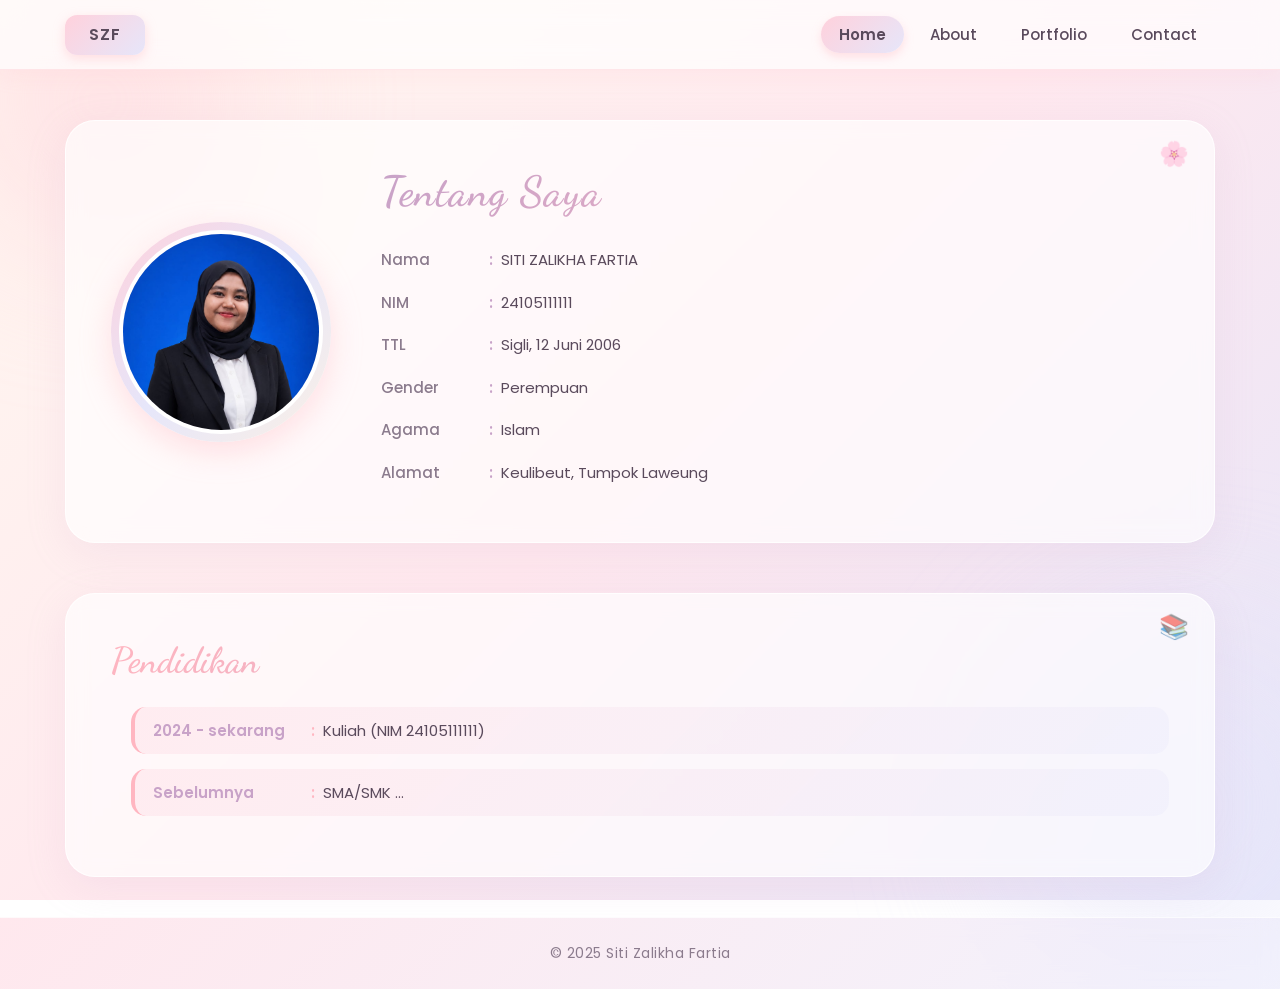
<file: index.html>
<!DOCTYPE html>
<html lang="id">
<head>
    <meta charset="UTF-8">
    <meta name="viewport" content="width=device-width, initial-scale=1.0">
    <title>Portofolio Siti Zalikha Fartia</title>
    <!-- Memanggil CSS dari folder css/ -->
    <link rel="stylesheet" href="css/index.css">
    <!-- Google Fonts: Font lembut & feminin -->
    <link href="https://fonts.googleapis.com/css2?family=Poppins:wght@300;400;500;600&family=Dancing+Script:wght@600&display=swap" rel="stylesheet">
</head>
<body>

    <!-- NAVBAR SECTION -->
    <nav class="navbar">
        <div class="container nav-container">
            <div class="logo-box">SZF</div>
            <ul class="nav-links">
                <!-- Hanya Home yang active karena ini halaman index -->
                <li><a href="index.html" class="active">Home</a></li>
                <li><a href="about.html">About</a></li>
                <li><a href="Portfolio.html">Portfolio</a></li>
                <li><a href="contact.html">Contact</a></li>
            </ul>
        </div>
    </nav>

    <main class="container">

        <!-- ABOUT SECTION -->
        <section class="about-section" id="about">
            <!-- Foto Profil - Pastikan file profil.jpeg ada di folder yang sama -->
            <div class="profile-photo">
                <img src="profil.jpeg" alt="Foto Siti Zalikha Fartia" id="profileImage">
            </div>

            <div class="about-text">
                <h1>Tentang Saya</h1>
                <div class="bio-data">
                    <div class="row">
                        <span class="label">Nama</span>
                        <span class="colon">:</span>
                        <span class="value">SITI ZALIKHA FARTIA</span>
                    </div>
                    <div class="row">
                        <span class="label">NIM</span>
                        <span class="colon">:</span>
                        <span class="value">24105111111</span>
                    </div>
                    <div class="row">
                        <span class="label">TTL</span>
                        <span class="colon">:</span>
                        <span class="value">Sigli, 12 Juni 2006</span>
                    </div>
                    <div class="row">
                        <span class="label">Gender</span>
                        <span class="colon">:</span>
                        <span class="value">Perempuan</span>
                    </div>
                    <div class="row">
                        <span class="label">Agama</span>
                        <span class="colon">:</span>
                        <span class="value">Islam</span>
                    </div>
                    <div class="row">
                        <span class="label">Alamat</span>
                        <span class="colon">:</span>
                        <span class="value">Keulibeut, Tumpok Laweung</span>
                    </div>
                </div>
            </div>
        </section>

        <!-- EDUCATION SECTION -->
        <section class="education-section" id="pendidikan">
            <h2>Pendidikan</h2>
            <ul class="edu-list">
                <li>
                    <span class="tahun">2024 - sekarang</span>
                    <span class="colon">:</span>
                    <span class="detail">Kuliah (NIM 24105111111)</span>
                </li>
                <li>
                    <span class="tahun">Sebelumnya</span>
                    <span class="colon">:</span>
                    <span class="detail">SMA/SMK ...</span>
                </li>
            </ul>
        </section>

    </main>

    <!-- FOOTER -->
    <footer class="footer" id="contact">
        <div class="container">
            <p>© 2025 Siti Zalikha Fartia</p>
        </div>
    </footer>

    <!-- Memanggil JS dari folder js/ -->
    <script src="js/index.js"></script>
</body>
</html>
</file>
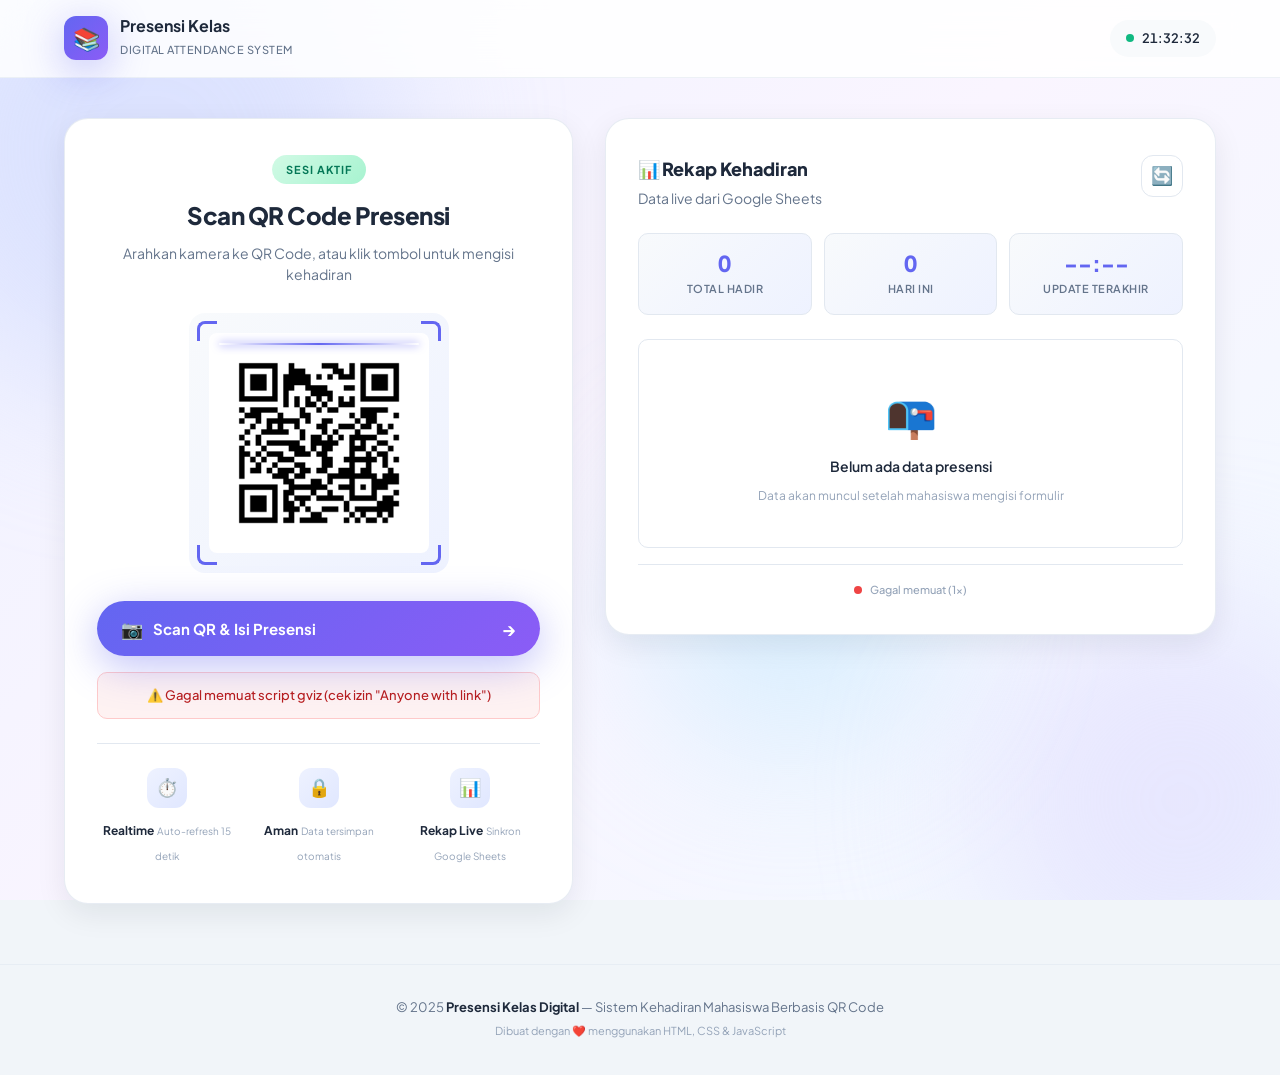
<file: Presensi mahasiswa/index.html>
<!DOCTYPE html>
<html lang="id">
<head>
<meta charset="UTF-8">
<meta name="viewport" content="width=device-width, initial-scale=1.0">
<meta name="description" content="Sistem Presensi Kelas Digital - Scan QR Code untuk mengisi kehadiran">
<meta name="theme-color" content="#6366f1">
<meta name="apple-mobile-web-app-capable" content="yes">
<meta name="apple-mobile-web-app-status-bar-style" content="default">
<title>Presensi Kelas Digital | Sistem Kehadiran Mahasiswa</title>

<link rel="preconnect" href="https://fonts.googleapis.com">
<link rel="preconnect" href="https://fonts.gstatic.com" crossorigin>
<link href="https://fonts.googleapis.com/css2?family=Plus+Jakarta+Sans:wght@400;500;600;700;800&display=swap" rel="stylesheet">

<!-- ✅ FIX: preload qr.png supaya cepat muncul -->
<link rel="preload" as="image" href="qr.png">

<link rel="stylesheet" href="style.css">
</head>
<body>

<!-- ============ BACKGROUND ORNAMENT ============ -->
<div class="bg-ornament" aria-hidden="true">
  <div class="blob blob-1"></div>
  <div class="blob blob-2"></div>
  <div class="blob blob-3"></div>
</div>

<!-- ============ NAVBAR ============ -->
<header class="navbar">
  <div class="nav-container">
    <div class="brand">
      <div class="brand-logo" aria-hidden="true">📚</div>
      <div class="brand-text">
        <h2>Presensi Kelas</h2>
        <span>Digital Attendance System</span>
      </div>
    </div>
    <div class="nav-info" aria-label="Jam digital">
      <span class="live-dot" aria-hidden="true"></span>
      <!-- ✅ FIX: ID clock harus ada, dipakai updateClock() -->
      <span id="clock">--:--:--</span>
    </div>
  </div>
</header>

<!-- ============ MAIN ============ -->
<main class="main-wrapper">

  <!-- KARTU PRESENSI -->
  <section class="card presensi-card" aria-labelledby="presensiTitle">
    <div class="card-header">
      <div class="badge">SESI AKTIF</div>
      <h1 id="presensiTitle">Scan QR Code Presensi</h1>
      <p class="subtitle">Arahkan kamera ke QR Code, atau klik tombol untuk mengisi kehadiran</p>
    </div>

    <div class="qr-wrapper">
      <div class="qr-frame">
        <div class="qr-corner top-left" aria-hidden="true"></div>
        <div class="qr-corner top-right" aria-hidden="true"></div>
        <div class="qr-corner bottom-left" aria-hidden="true"></div>
        <div class="qr-corner bottom-right" aria-hidden="true"></div>
        <!-- ✅ FIX: loading lazy + decoding async untuk performa -->
        <img id="qrImage"
             src="qr.png"
             alt="QR Code Presensi Kelas"
             loading="lazy"
             decoding="async"
             width="220"
             height="220">
      </div>
      <div class="scan-line" aria-hidden="true"></div>
    </div>

    <!-- ✅ FIX: pisah ikon & teks, hanya #btnText yang di-update JS -->
    <button class="btn-primary" id="btnScan" type="button" aria-label="Scan QR dan isi presensi">
      <span class="btn-icon" aria-hidden="true">📷</span>
      <span id="btnText">Scan QR &amp; Isi Presensi</span>
      <span class="btn-arrow" aria-hidden="true">→</span>
    </button>

    <!-- ✅ FIX: role alert + aria-live untuk screen reader -->
    <div id="status" class="status" role="alert" aria-live="polite"></div>

    <div class="info-grid">
      <div class="info-item">
        <div class="info-icon" aria-hidden="true">⏱️</div>
        <div>
          <strong>Realtime</strong>
          <small>Auto-refresh 15 detik</small>
        </div>
      </div>
      <div class="info-item">
        <div class="info-icon" aria-hidden="true">🔒</div>
        <div>
          <strong>Aman</strong>
          <small>Data tersimpan otomatis</small>
        </div>
      </div>
      <div class="info-item">
        <div class="info-icon" aria-hidden="true">📊</div>
        <div>
          <strong>Rekap Live</strong>
          <small>Sinkron Google Sheets</small>
        </div>
      </div>
    </div>
  </section>

  <!-- KARTU REKAP -->
  <section class="card rekap-card" aria-labelledby="rekapTitle">
    <div class="card-header-row">
      <div>
        <h2 id="rekapTitle">📊 Rekap Kehadiran</h2>
        <p class="subtitle">Data live dari Google Sheets</p>
      </div>
      <!-- ✅ FIX: aria-label + teks tersembunyi untuk aksesibilitas -->
      <button class="btn-refresh"
              id="btnRefresh"
              type="button"
              title="Refresh Data"
              aria-label="Refresh data presensi">
        <span aria-hidden="true">🔄</span>
        <span class="sr-only">Refresh</span>
      </button>
    </div>

    <div class="stats-grid">
      <div class="stat-box">
        <div class="stat-number" id="statTotal" aria-live="polite">0</div>
        <div class="stat-label">Total Hadir</div>
      </div>
      <div class="stat-box">
        <div class="stat-number" id="statToday" aria-live="polite">0</div>
        <div class="stat-label">Hari Ini</div>
      </div>
      <div class="stat-box">
        <div class="stat-number" id="statUpdate" aria-live="polite">--:--</div>
        <div class="stat-label">Update Terakhir</div>
      </div>
    </div>

    <div class="table-wrapper">
      <!-- ✅ FIX: role status + aria-busy supaya screen reader tahu sedang loading -->
      <div class="loading-state" id="loadingState" role="status" aria-busy="true">
        <div class="spinner" aria-hidden="true"></div>
        <p>Memuat data presensi...</p>
      </div>

      <table class="rekap-table" id="rekapTable" style="display:none;">
        <thead>
          <tr id="rekapHead">
            <th>No</th>
          </tr>
        </thead>
        <tbody id="rekapBody"></tbody>
      </table>

      <div class="empty-state" id="emptyState" style="display:none;" role="status">
        <div class="empty-icon" aria-hidden="true">📭</div>
        <p>Belum ada data presensi</p>
        <small>Data akan muncul setelah mahasiswa mengisi formulir</small>
      </div>
    </div>

    <!-- ✅ FIX: class awal "connecting" supaya dot langsung terlihat -->
    <div class="conn-info">
      <span class="conn-dot connecting" id="connDot" aria-hidden="true"></span>
      <small id="connText" aria-live="polite">Menghubungkan ke server...</small>
    </div>
  </section>

</main>

<!-- ============ FOOTER ============ -->
<footer class="footer">
  <div class="footer-content">
    <p>© 2025 <strong>Presensi Kelas Digital</strong> — Sistem Kehadiran Mahasiswa Berbasis QR Code</p>
    <p class="footer-sub">Dibuat dengan ❤️ menggunakan HTML, CSS &amp; JavaScript</p>
  </div>
</footer>

<!-- ✅ FIX: noscript fallback -->
<noscript>
  <div style="position:fixed;inset:0;background:#fff;display:flex;align-items:center;justify-content:center;padding:2rem;text-align:center;z-index:9999;">
    <div>
      <h2>JavaScript Diperlukan</h2>
      <p>Aktifkan JavaScript di browser untuk menggunakan Sistem Presensi Kelas Digital.</p>
    </div>
  </div>
</noscript>

<!-- ✅ FIX: defer supaya tidak blocking render, tapi tetap urut -->
<script src="script.js" defer></script>
</body>
</html>
</file>
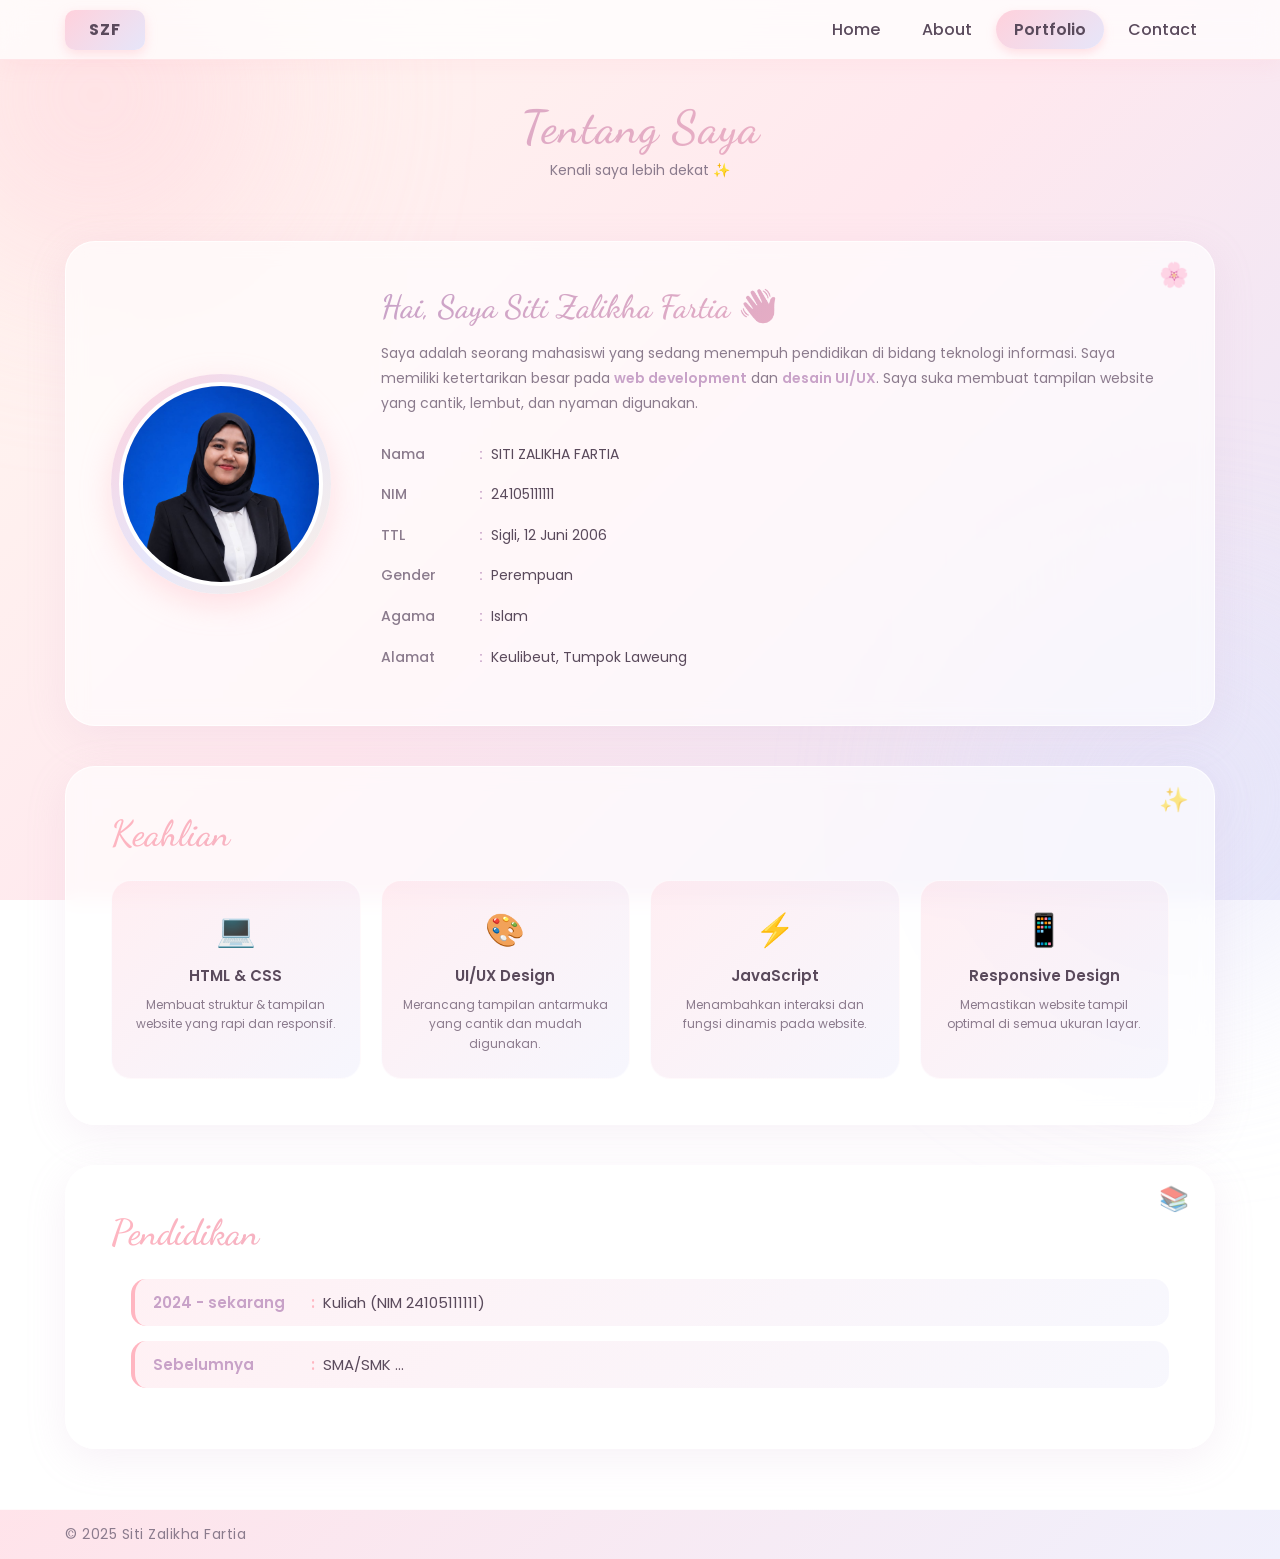
<file: about.html>
<!DOCTYPE html>
<html lang="id">
<head>
    <meta charset="UTF-8">
    <meta name="viewport" content="width=device-width, initial-scale=1.0">
    <title>About - Siti Zalikha Fartia</title>
    <link rel="stylesheet" href="css/about.css">
    <!-- Google Fonts: Font lembut & feminin -->
    <link href="https://fonts.googleapis.com/css2?family=Poppins:wght@300;400;500;600;700&family=Dancing+Script:wght@600&display=swap" rel="stylesheet">
</head>
<body>

    <!-- ===== NAVBAR ===== -->
    <nav class="navbar">
        <div class="container nav-container">
            <div class="logo-box">SZF</div>
            <ul class="nav-links">
                <li><a href="index.html">Home</a></li>
                <li><a href="about.html">About</a></li>
                <li><a href="portfolio.html" class="active">Portfolio</a></li>
                <li><a href="contact.html">Contact</a></li>
            </ul>
        </div>
    </nav>

    <!-- ===== TITLE SECTION ===== -->
    <section class="title-section">
        <div class="container">
            <h1>Tentang Saya</h1>
            <p class="subtitle">Kenali saya lebih dekat ✨</p>
        </div>
    </section>

    <main class="container">

        <!-- ===== ABOUT CARD SECTION ===== -->
        <section class="about-section">

            <!-- Foto Profil -->
            <div class="profile-photo">
                <img src="profil.jpeg" alt="Foto Siti Zalikha Fartia" id="profileImage">
            </div>

            <!-- Bio Data -->
            <div class="about-text">
                <h2>Hai, Saya Siti Zalikha Fartia 👋</h2>
                <p class="desc">
                    Saya adalah seorang mahasiswi yang sedang menempuh pendidikan di bidang teknologi informasi. 
                    Saya memiliki ketertarikan besar pada <strong>web development</strong> dan <strong>desain UI/UX</strong>. 
                    Saya suka membuat tampilan website yang cantik, lembut, dan nyaman digunakan.
                </p>

                <div class="bio-data">
                    <div class="row">
                        <span class="label">Nama</span>
                        <span class="colon">:</span>
                        <span class="value">SITI ZALIKHA FARTIA</span>
                    </div>
                    <div class="row">
                        <span class="label">NIM</span>
                        <span class="colon">:</span>
                        <span class="value">24105111111</span>
                    </div>
                    <div class="row">
                        <span class="label">TTL</span>
                        <span class="colon">:</span>
                        <span class="value">Sigli, 12 Juni 2006</span>
                    </div>
                    <div class="row">
                        <span class="label">Gender</span>
                        <span class="colon">:</span>
                        <span class="value">Perempuan</span>
                    </div>
                    <div class="row">
                        <span class="label">Agama</span>
                        <span class="colon">:</span>
                        <span class="value">Islam</span>
                    </div>
                    <div class="row">
                        <span class="label">Alamat</span>
                        <span class="colon">:</span>
                        <span class="value">Keulibeut, Tumpok Laweung</span>
                    </div>
                </div>
            </div>

        </section>

        <!-- ===== SKILLS SECTION ===== -->
        <section class="skills-section">
            <h2>Keahlian</h2>
            <div class="skills-grid">
                <div class="skill-card">
                    <span class="skill-icon">💻</span>
                    <h3>HTML & CSS</h3>
                    <p>Membuat struktur & tampilan website yang rapi dan responsif.</p>
                </div>
                <div class="skill-card">
                    <span class="skill-icon">🎨</span>
                    <h3>UI/UX Design</h3>
                    <p>Merancang tampilan antarmuka yang cantik dan mudah digunakan.</p>
                </div>
                <div class="skill-card">
                    <span class="skill-icon">⚡</span>
                    <h3>JavaScript</h3>
                    <p>Menambahkan interaksi dan fungsi dinamis pada website.</p>
                </div>
                <div class="skill-card">
                    <span class="skill-icon">📱</span>
                    <h3>Responsive Design</h3>
                    <p>Memastikan website tampil optimal di semua ukuran layar.</p>
                </div>
            </div>
        </section>

        <!-- ===== EDUCATION SECTION ===== -->
        <section class="education-section" id="pendidikan">
            <h2>Pendidikan</h2>
            <ul class="edu-list">
                <li>
                    <span class="tahun">2024 - sekarang</span>
                    <span class="colon">:</span>
                    <span class="detail">Kuliah (NIM 24105111111)</span>
                </li>
                <li>
                    <span class="tahun">Sebelumnya</span>
                    <span class="colon">:</span>
                    <span class="detail">SMA/SMK ...</span>
                </li>
            </ul>
        </section>

    </main>

    <!-- ===== FOOTER ===== -->
    <footer class="footer">
        <div class="container">
            <p>© 2025 Siti Zalikha Fartia</p>
        </div>
    </footer>

    <script src="js/about.js"></script>
</body>
</html>
</file>
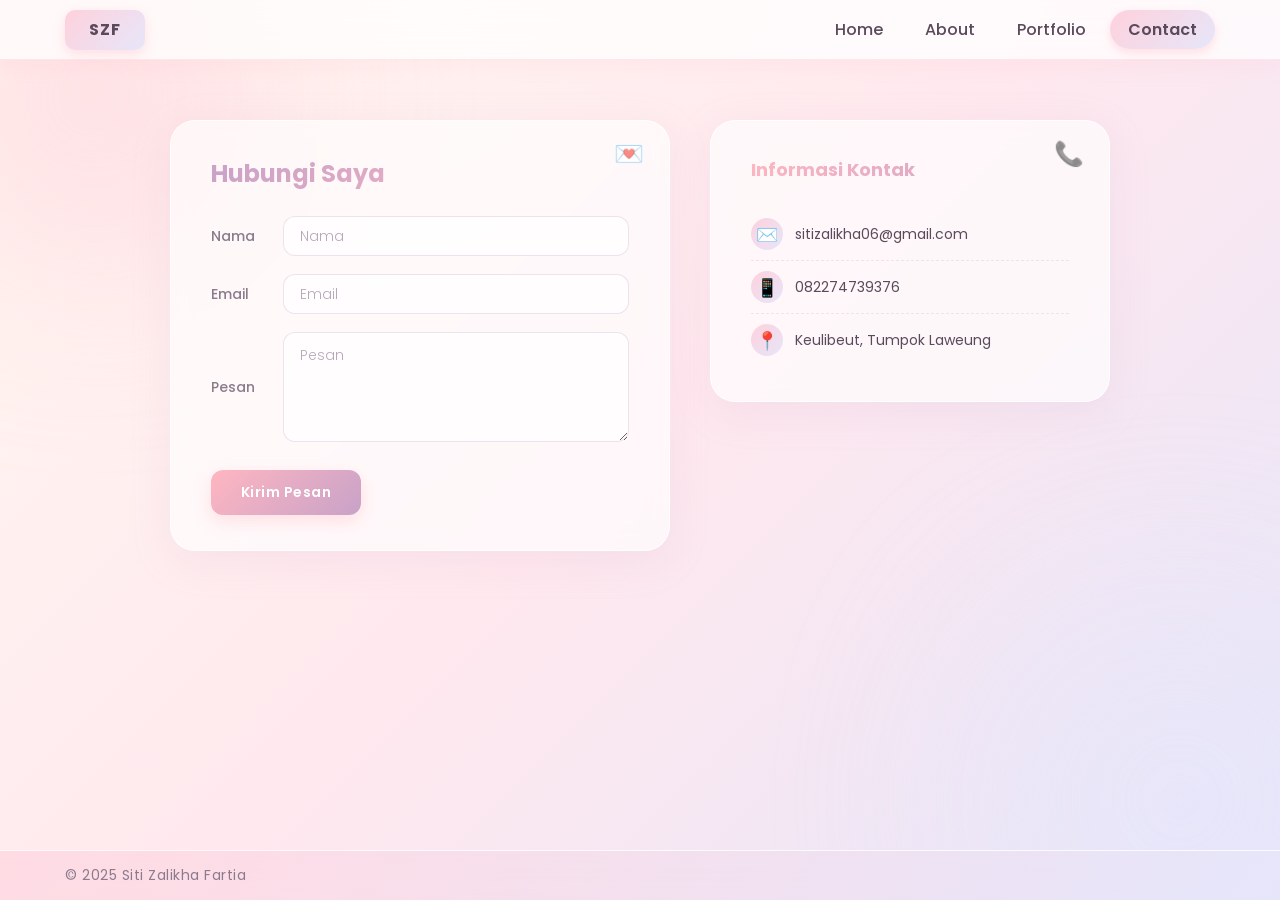
<file: contact.html>
<!DOCTYPE html>
<html lang="id">
<head>
    <meta charset="UTF-8">
    <meta name="viewport" content="width=device-width, initial-scale=1.0">
    <title>Contact - Siti Zalikha Fartia</title>
    <link rel="stylesheet" href="css/contact.css">
    <!-- Google Fonts -->
    <link href="https://fonts.googleapis.com/css2?family=Poppins:wght@300;400;500;600;700&family=Dancing+Script:wght@600&display=swap" rel="stylesheet">
</head>
<body>

    <!-- ===== NAVBAR (1366 x 60 px) ===== -->
    <nav class="navbar">
        <div class="container nav-container">
            <div class="logo-box">SZF</div>
            <ul class="nav-links">
                <li><a href="index.html">Home</a></li>
                <li><a href="about.html">About</a></li>
                <li><a href="portfolio.html">Portfolio</a></li>
                <li><a href="contact.html" class="active">Contact</a></li>
            </ul>
        </div>
    </nav>

    <!-- ===== CONTACT SECTION (1366 x 650 px) ===== -->
    <main class="container">
        <section class="contact-section">

            <!-- FORM KONTAK (500 x 400 px) -->
            <div class="form-container">
                <h1>Hubungi Saya</h1>
                <form id="contactForm" class="contact-form">
                    <div class="form-group">
                        <label for="nama">Nama</label>
                        <input type="text" id="nama" name="nama" placeholder="Nama" required>
                    </div>

                    <div class="form-group">
                        <label for="email">Email</label>
                        <input type="email" id="email" name="email" placeholder="Email" required>
                    </div>

                    <div class="form-group">
                        <label for="pesan">Pesan</label>
                        <textarea id="pesan" name="pesan" placeholder="Pesan" rows="4" required></textarea>
                    </div>

                    <button type="submit" class="btn-kirim">Kirim Pesan</button>
                </form>
            </div>

            <!-- INFO KONTAK (400 x 300 px) -->
            <div class="info-container">
                <h2>Informasi Kontak</h2>
                <ul class="info-list">
                    <li>
                        <span class="icon">✉️</span>
                        <a href="mailto:sitizalikha06@gmail.com">sitizalikha06@gmail.com</a>
                    </li>
                    <li>
                        <span class="icon">📱</span>
                        <a href="tel:082274739376">082274739376</a>
                    </li>
                    <li>
                        <span class="icon">📍</span>
                        <span>Keulibeut, Tumpok Laweung</span>
                    </li>
                </ul>
            </div>

        </section>
    </main>

    <!-- ===== FOOTER (1366 x 50 px) ===== -->
    <footer class="footer">
        <div class="container">
            <p>© 2025 Siti Zalikha Fartia</p>
        </div>
    </footer>

    <script src="js/contact.js"></script>
</body>
</html>
</file>
<file: css/index.css>
/* ============ RESET & VARIABEL WARNA ============ */
:root {
    --soft-pink: #FFD1DC;
    --soft-pink-dark: #FFB6C1;
    --lavender: #E6E6FA;
    --lavender-dark: #C8A2C8;
    --cream: #FFF8F0;
    --cream-dark: #FAF0E6;
    --text-dark: #5A4A5C;
    --text-soft: #8B7B8D;
    --white: #FFFFFF;
}

* {
    margin: 0;
    padding: 0;
    box-sizing: border-box;
    font-family: 'Poppins', sans-serif;
}

body {
    background: linear-gradient(135deg, #FFF8F0 0%, #FFE8EE 50%, #E6E6FA 100%);
    background-attachment: fixed;
    color: var(--text-dark);
    min-height: 100vh;
    display: flex;
    flex-direction: column;
    position: relative;
}

/* Dekorasi bulat lembut di background */
body::before,
body::after {
    content: '';
    position: fixed;
    border-radius: 50%;
    filter: blur(80px);
    opacity: 0.5;
    z-index: -1;
    pointer-events: none;
}

body::before {
    width: 300px;
    height: 300px;
    background: var(--soft-pink);
    top: -50px;
    left: -50px;
}

body::after {
    width: 350px;
    height: 350px;
    background: var(--lavender);
    bottom: -80px;
    right: -80px;
}

.container {
    width: 100%;
    max-width: 1200px;
    margin: 0 auto;
    padding: 0 25px;
}

/* ============ NAVBAR ============ */
.navbar {
    height: 70px;
    background: rgba(255, 255, 255, 0.7);
    backdrop-filter: blur(12px);
    -webkit-backdrop-filter: blur(12px);
    border-bottom: 1px solid rgba(255, 182, 193, 0.3);
    display: flex;
    align-items: center;
    position: sticky;
    top: 0;
    z-index: 1000;
    box-shadow: 0 4px 20px rgba(255, 182, 193, 0.15);
}

.nav-container {
    display: flex;
    justify-content: space-between;
    align-items: center;
    width: 100%;
}

.logo-box {
    width: 80px;
    height: 40px;
    background: linear-gradient(135deg, var(--soft-pink) 0%, var(--lavender) 100%);
    border-radius: 12px;
    display: flex;
    justify-content: center;
    align-items: center;
    font-weight: 600;
    font-size: 16px;
    color: var(--text-dark);
    letter-spacing: 1px;
    box-shadow: 0 4px 12px rgba(255, 182, 193, 0.4);
    transition: transform 0.3s ease;
}

.logo-box:hover {
    transform: scale(1.05) rotate(-2deg);
}

.nav-links {
    list-style: none;
    display: flex;
    gap: 8px;
}

.nav-links li a {
    text-decoration: none;
    color: var(--text-dark);
    font-size: 15px;
    font-weight: 500;
    padding: 8px 18px;
    border-radius: 20px;
    transition: all 0.3s ease;
}

.nav-links li a:hover {
    background: linear-gradient(135deg, var(--soft-pink) 0%, var(--lavender) 100%);
    color: var(--text-dark);
    transform: translateY(-2px);
    box-shadow: 0 4px 10px rgba(255, 182, 193, 0.4);
}

/* Menu aktif */
.nav-links li a.active {
    background: linear-gradient(135deg, var(--soft-pink) 0%, var(--lavender) 100%);
    font-weight: 600;
    box-shadow: 0 4px 10px rgba(255, 182, 193, 0.4);
}

/* ============ ABOUT SECTION ============ */
.about-section {
    margin: 50px 0;
    padding: 45px;
    background: rgba(255, 255, 255, 0.65);
    backdrop-filter: blur(10px);
    -webkit-backdrop-filter: blur(10px);
    border-radius: 30px;
    border: 1px solid rgba(255, 255, 255, 0.8);
    box-shadow: 0 10px 40px rgba(200, 162, 200, 0.15);
    display: flex;
    align-items: center;
    gap: 50px;
    position: relative;
    overflow: hidden;
}

/* Aksen dekoratif di pojok card */
.about-section::before {
    content: '🌸';
    position: absolute;
    top: 15px;
    right: 25px;
    font-size: 24px;
    opacity: 0.6;
}

/* Foto Profil dengan border lembut */
.profile-photo {
    width: 220px;
    height: 220px;
    border-radius: 50%;
    padding: 8px;
    background: linear-gradient(135deg, var(--soft-pink) 0%, var(--lavender) 50%, var(--cream-dark) 100%);
    box-shadow: 0 10px 30px rgba(255, 182, 193, 0.4);
    flex-shrink: 0;
    transition: transform 0.4s ease;
    position: relative;
}

.profile-photo:hover {
    transform: scale(1.03) rotate(2deg);
}

.profile-photo img {
    width: 100%;
    height: 100%;
    border-radius: 50%;
    object-fit: cover;
    border: 4px solid var(--white);
    display: block;
}

.about-text {
    flex: 1;
}

.about-text h1 {
    font-family: 'Dancing Script', cursive;
    font-size: 42px;
    font-weight: 600;
    margin-bottom: 25px;
    background: linear-gradient(135deg, #C8A2C8 0%, #FFB6C1 100%);
    -webkit-background-clip: text;
    -webkit-text-fill-color: transparent;
    background-clip: text;
    letter-spacing: 1px;
}

.bio-data {
    font-size: 15px;
    line-height: 1.9;
}

.row {
    display: flex;
    margin-bottom: 6px;
    padding: 4px 0;
    border-radius: 8px;
    transition: background 0.3s ease;
}

.row:hover {
    background: rgba(255, 209, 220, 0.25);
    padding-left: 8px;
}

.label {
    width: 100px;
    font-weight: 500;
    color: var(--text-soft);
}

.colon {
    width: 20px;
    text-align: center;
    color: var(--lavender-dark);
    font-weight: 600;
}

.value {
    flex: 1;
    font-weight: 400;
    color: var(--text-dark);
}

/* ============ EDUCATION SECTION ============ */
.education-section {
    margin: 40px 0;
    padding: 45px;
    background: rgba(255, 255, 255, 0.65);
    backdrop-filter: blur(10px);
    -webkit-backdrop-filter: blur(10px);
    border-radius: 30px;
    border: 1px solid rgba(255, 255, 255, 0.8);
    box-shadow: 0 10px 40px rgba(200, 162, 200, 0.15);
    position: relative;
    overflow: hidden;
}

.education-section::before {
    content: '📚';
    position: absolute;
    top: 15px;
    right: 25px;
    font-size: 24px;
    opacity: 0.6;
}

.education-section h2 {
    font-family: 'Dancing Script', cursive;
    font-size: 36px;
    font-weight: 600;
    margin-bottom: 25px;
    background: linear-gradient(135deg, #FFB6C1 0%, #C8A2C8 100%);
    -webkit-background-clip: text;
    -webkit-text-fill-color: transparent;
    background-clip: text;
}

.edu-list {
    list-style: none;
    padding-left: 20px;
}

.edu-list li {
    display: flex;
    margin-bottom: 15px;
    font-size: 15px;
    padding: 12px 18px;
    background: linear-gradient(135deg, rgba(255, 209, 220, 0.3) 0%, rgba(230, 230, 250, 0.3) 100%);
    border-radius: 15px;
    border-left: 4px solid var(--soft-pink-dark);
    transition: all 0.3s ease;
    position: relative;
}

.edu-list li:hover {
    transform: translateX(8px);
    box-shadow: 0 6px 20px rgba(255, 182, 193, 0.3);
    border-left-color: var(--lavender-dark);
}

.tahun {
    width: 150px;
    font-weight: 600;
    color: var(--lavender-dark);
}

.edu-list .colon {
    width: 20px;
    color: var(--soft-pink-dark);
}

.detail {
    flex: 1;
    color: var(--text-dark);
}

/* ============ FOOTER ============ */
.footer {
    margin-top: auto;
    padding: 25px 0;
    background: linear-gradient(135deg, rgba(255, 209, 220, 0.5) 0%, rgba(230, 230, 250, 0.5) 100%);
    backdrop-filter: blur(10px);
    -webkit-backdrop-filter: blur(10px);
    border-top: 1px solid rgba(255, 255, 255, 0.8);
    text-align: center;
}

.footer p {
    font-size: 14px;
    color: var(--text-soft);
    font-weight: 400;
    letter-spacing: 0.5px;
}

/* ============ RESPONSIVE ============ */
@media (max-width: 768px) {
    .navbar {
        height: auto;
        padding: 12px 0;
    }

    .nav-container {
        flex-direction: column;
        gap: 12px;
    }

    .nav-links {
        gap: 4px;
    }

    .nav-links li a {
        font-size: 13px;
        padding: 6px 12px;
    }

    .about-section {
        flex-direction: column;
        text-align: center;
        padding: 30px 20px;
        gap: 25px;
        margin: 25px 0;
    }

    .about-text h1 {
        font-size: 34px;
    }

    .row {
        justify-content: center;
        text-align: left;
    }

    .label {
        width: auto;
        margin-right: 5px;
    }

    .profile-photo {
        width: 180px;
        height: 180px;
    }

    .education-section {
        padding: 30px 20px;
        margin: 25px 0;
    }

    .education-section h2 {
        font-size: 30px;
    }

    .edu-list li {
        flex-direction: column;
        gap: 5px;
    }

    .edu-list .colon {
        display: none;
    }

    .tahun {
        width: auto;
    }
}
</file>
<file: Presensi mahasiswa/style.css>
/* =========================================================
   RESET & VARIABLES
   ========================================================= */
* {
  margin: 0;
  padding: 0;
  box-sizing: border-box;
}

:root {
  --primary: #6366f1;
  --primary-dark: #4f46e5;
  --accent: #8b5cf6;
  --success: #10b981;
  --danger: #ef4444;
  --warning: #f59e0b;
  --text-primary: #1e293b;
  --text-secondary: #64748b;
  --text-muted: #94a3b8;
  --border: #e2e8f0;
  --bg-card: #ffffff;
  --shadow-sm: 0 2px 8px rgba(15, 23, 42, 0.05);
  --shadow-md: 0 10px 30px rgba(15, 23, 42, 0.08);
  --shadow-glow: 0 10px 40px rgba(99, 102, 241, 0.4);
  --radius-sm: 10px;
  --radius: 16px;
  --radius-lg: 24px;
  --transition: all 0.3s cubic-bezier(0.4, 0, 0.2, 1);
}

html {
  scroll-behavior: smooth;
}

body {
  font-family: 'Plus Jakarta Sans', -apple-system, BlinkMacSystemFont, 'Segoe UI', sans-serif;
  background: #f1f5f9;
  color: var(--text-primary);
  min-height: 100vh;
  line-height: 1.6;
  overflow-x: hidden;
  position: relative;
}

/* =========================================================
   ✅ FIX: SCREEN READER ONLY
   ========================================================= */
.sr-only {
  position: absolute;
  width: 1px;
  height: 1px;
  padding: 0;
  margin: -1px;
  overflow: hidden;
  clip: rect(0, 0, 0, 0);
  white-space: nowrap;
  border: 0;
}

/* =========================================================
   ✅ FIX: FOCUS OUTLINE (aksesibilitas keyboard)
   ========================================================= */
button:focus-visible,
a:focus-visible {
  outline: 3px solid var(--primary);
  outline-offset: 3px;
  border-radius: 8px;
}

/* =========================================================
   BACKGROUND ORNAMENT
   ========================================================= */
.bg-ornament {
  position: fixed;
  inset: 0;
  z-index: -1;
  overflow: hidden;
  background: linear-gradient(135deg, #eef2ff 0%, #faf5ff 50%, #f0f9ff 100%);
}

.blob {
  position: absolute;
  border-radius: 50%;
  filter: blur(80px);
  opacity: 0.5;
  animation: float 20s infinite ease-in-out;
}

.blob-1 {
  width: 500px; height: 500px;
  background: #c7d2fe;
  top: -100px; left: -100px;
}

.blob-2 {
  width: 400px; height: 400px;
  background: #ddd6fe;
  bottom: -100px; right: -100px;
  animation-delay: -7s;
}

.blob-3 {
  width: 300px; height: 300px;
  background: #bae6fd;
  top: 50%; left: 50%;
  animation-delay: -14s;
}

@keyframes float {
  0%, 100% { transform: translate(0, 0) scale(1); }
  33%      { transform: translate(30px, -50px) scale(1.1); }
  66%      { transform: translate(-20px, 30px) scale(0.95); }
}

/* =========================================================
   NAVBAR
   ========================================================= */
.navbar {
  background: rgba(255, 255, 255, 0.85);
  backdrop-filter: blur(20px);
  -webkit-backdrop-filter: blur(20px);
  border-bottom: 1px solid rgba(226, 232, 240, 0.6);
  position: sticky;
  top: 0;
  z-index: 100;
}

.nav-container {
  max-width: 1200px;
  margin: 0 auto;
  padding: 16px 24px;
  display: flex;
  justify-content: space-between;
  align-items: center;
}

.brand {
  display: flex;
  align-items: center;
  gap: 12px;
}

.brand-logo {
  width: 44px;
  height: 44px;
  border-radius: 12px;
  background: linear-gradient(135deg, var(--primary), var(--accent));
  display: flex;
  align-items: center;
  justify-content: center;
  font-size: 22px;
  box-shadow: var(--shadow-glow);
}

.brand-text h2 {
  font-size: 16px;
  font-weight: 700;
  color: var(--text-primary);
  line-height: 1.2;
}

.brand-text span {
  font-size: 11px;
  color: var(--text-secondary);
  text-transform: uppercase;
  letter-spacing: 0.5px;
  font-weight: 500;
}

.nav-info {
  display: flex;
  align-items: center;
  gap: 8px;
  padding: 8px 16px;
  background: #f8fafc;
  border-radius: 50px;
  font-size: 13px;
  font-weight: 600;
  color: var(--text-primary);
  font-variant-numeric: tabular-nums;
}

.live-dot {
  width: 8px;
  height: 8px;
  border-radius: 50%;
  background: var(--success);
  animation: pulse 2s infinite;
}

@keyframes pulse {
  0%   { box-shadow: 0 0 0 0 rgba(16, 185, 129, 0.7); }
  70%  { box-shadow: 0 0 0 10px rgba(16, 185, 129, 0); }
  100% { box-shadow: 0 0 0 0 rgba(16, 185, 129, 0); }
}

/* =========================================================
   MAIN WRAPPER
   ========================================================= */
.main-wrapper {
  max-width: 1200px;
  margin: 0 auto;
  padding: 40px 24px;
  display: grid;
  grid-template-columns: 1fr 1.2fr;
  gap: 32px;
  align-items: start;
}

/* =========================================================
   CARD
   ========================================================= */
.card {
  background: var(--bg-card);
  border-radius: var(--radius-lg);
  box-shadow: var(--shadow-md);
  padding: 36px 32px;
  border: 1px solid rgba(226, 232, 240, 0.8);
  animation: fadeInUp 0.6s cubic-bezier(0.4, 0, 0.2, 1) both;
}

.presensi-card { animation-delay: 0.05s; }
.rekap-card    { animation-delay: 0.15s; }

@keyframes fadeInUp {
  from { opacity: 0; transform: translateY(24px); }
  to   { opacity: 1; transform: translateY(0); }
}

.card-header {
  text-align: center;
  margin-bottom: 28px;
}

.badge {
  display: inline-block;
  padding: 6px 14px;
  background: linear-gradient(135deg, #d1fae5, #a7f3d0);
  color: #047857;
  font-size: 11px;
  font-weight: 700;
  border-radius: 50px;
  letter-spacing: 1px;
  margin-bottom: 12px;
}

.card-header h1 {
  font-size: 24px;
  font-weight: 800;
  color: var(--text-primary);
  margin-bottom: 8px;
  letter-spacing: -0.5px;
}

.subtitle {
  font-size: 14px;
  color: var(--text-secondary);
  line-height: 1.5;
}

/* =========================================================
   QR CODE
   ========================================================= */
.qr-wrapper {
  display: flex;
  justify-content: center;
  margin-bottom: 28px;
  position: relative;
}

.qr-frame {
  position: relative;
  padding: 20px;
  background: linear-gradient(135deg, #f8fafc, #eef2ff);
  border-radius: var(--radius);
  display: inline-block;
  transition: var(--transition);
}

.qr-frame:hover {
  transform: translateY(-4px);
  box-shadow: var(--shadow-glow);
}

.qr-frame img {
  width: 220px;
  height: 220px;
  object-fit: contain;
  display: block;
  border-radius: 8px;
  background: #fff;
  padding: 8px;
}

.qr-corner {
  position: absolute;
  width: 20px;
  height: 20px;
  border-color: var(--primary);
  border-style: solid;
  border-width: 0;
}

.qr-corner.top-left     { top: 8px; left: 8px;
  border-top-width: 3px; border-left-width: 3px;
  border-top-left-radius: 8px; }

.qr-corner.top-right    { top: 8px; right: 8px;
  border-top-width: 3px; border-right-width: 3px;
  border-top-right-radius: 8px; }

.qr-corner.bottom-left  { bottom: 8px; left: 8px;
  border-bottom-width: 3px; border-left-width: 3px;
  border-bottom-left-radius: 8px; }

.qr-corner.bottom-right { bottom: 8px; right: 8px;
  border-bottom-width: 3px; border-right-width: 3px;
  border-bottom-right-radius: 8px; }

.scan-line {
  position: absolute;
  left: 50%;
  transform: translateX(-50%);
  width: 200px;
  height: 2px;
  background: linear-gradient(90deg, transparent, var(--primary), transparent);
  top: 30px;
  animation: scan 3s infinite ease-in-out;
  border-radius: 2px;
  box-shadow: 0 0 8px var(--primary);
  pointer-events: none;
}

@keyframes scan {
  0%, 100% { top: 30px; opacity: 0; }
  10%      { opacity: 1; }
  50%      { top: calc(100% - 30px); opacity: 1; }
  90%      { opacity: 1; }
}

/* =========================================================
   BUTTON PRIMARY
   ========================================================= */
.btn-primary {
  width: 100%;
  padding: 16px 24px;
  background: linear-gradient(135deg, var(--primary), var(--accent));
  color: #fff;
  border: none;
  border-radius: 50px;
  font-size: 15px;
  font-weight: 700;
  font-family: inherit;
  cursor: pointer;
  display: flex;
  align-items: center;
  justify-content: center;
  gap: 10px;
  box-shadow: var(--shadow-glow);
  transition: var(--transition);
  position: relative;
  overflow: hidden;
}

.btn-primary::before {
  content: '';
  position: absolute;
  top: 0; left: -100%;
  width: 100%; height: 100%;
  background: linear-gradient(90deg, transparent, rgba(255,255,255,0.3), transparent);
  transition: left 0.6s;
}

.btn-primary:hover::before { left: 100%; }

.btn-primary:hover {
  transform: translateY(-3px);
  box-shadow: 0 15px 40px rgba(99, 102, 241, 0.5);
}

.btn-primary:active { transform: translateY(-1px); }

.btn-primary:disabled {
  opacity: 0.7;
  cursor: wait;
  transform: none;
}

.btn-icon  { font-size: 18px; }
.btn-arrow { margin-left: auto; font-size: 18px; transition: transform 0.3s; }
.btn-primary:hover .btn-arrow { transform: translateX(4px); }

/* =========================================================
   STATUS MESSAGE
   ========================================================= */
.status {
  margin-top: 16px;
  padding: 12px 16px;
  border-radius: var(--radius-sm);
  font-size: 13px;
  font-weight: 500;
  display: none;
  text-align: center;
  animation: fadeInUp 0.3s ease;
}

/* ✅ FIX: sembunyikan saat kosong supaya tidak ada celah */
.status:empty { display: none; }

.status.success {
  background: #ecfdf5;
  color: #047857;
  border: 1px solid #a7f3d0;
  display: block;
}

.status.error {
  background: #fef2f2;
  color: #b91c1c;
  border: 1px solid #fecaca;
  display: block;
}

.status.loading {
  background: #eff6ff;
  color: #1d4ed8;
  border: 1px solid #bfdbfe;
  display: block;
}

/* =========================================================
   INFO GRID
   ========================================================= */
.info-grid {
  display: grid;
  grid-template-columns: repeat(3, 1fr);
  gap: 12px;
  margin-top: 24px;
  padding-top: 24px;
  border-top: 1px solid var(--border);
}

.info-item {
  display: flex;
  flex-direction: column;
  align-items: center;
  text-align: center;
  gap: 8px;
}

.info-icon {
  width: 40px;
  height: 40px;
  border-radius: 12px;
  background: linear-gradient(135deg, #eef2ff, #e0e7ff);
  display: flex;
  align-items: center;
  justify-content: center;
  font-size: 18px;
}

.info-item strong {
  font-size: 12px;
  color: var(--text-primary);
  font-weight: 700;
}

.info-item small {
  font-size: 10px;
  color: var(--text-muted);
  line-height: 1.3;
}

/* =========================================================
   REKAP CARD
   ========================================================= */
.card-header-row {
  display: flex;
  justify-content: space-between;
  align-items: flex-start;
  margin-bottom: 24px;
  gap: 12px;
}

.card-header-row h2 {
  font-size: 18px;
  font-weight: 800;
  color: var(--text-primary);
  margin-bottom: 4px;
  letter-spacing: -0.3px;
}

.btn-refresh {
  width: 42px;
  height: 42px;
  border-radius: 12px;
  border: 1px solid var(--border);
  background: #fff;
  font-size: 18px;
  cursor: pointer;
  transition: var(--transition);
  display: flex;
  align-items: center;
  justify-content: center;
  flex-shrink: 0;
}

.btn-refresh:hover {
  background: #f8fafc;
  border-color: var(--primary);
  transform: rotate(180deg);
}

.btn-refresh.spinning {
  animation: spin 1s linear infinite;
}

/* ✅ FIX: state disabled saat fetch supaya tidak dobel klik */
.btn-refresh:disabled {
  opacity: 0.5;
  cursor: not-allowed;
  transform: none;
}

@keyframes spin {
  from { transform: rotate(0deg); }
  to   { transform: rotate(360deg); }
}

/* =========================================================
   STATS
   ========================================================= */
.stats-grid {
  display: grid;
  grid-template-columns: repeat(3, 1fr);
  gap: 12px;
  margin-bottom: 24px;
}

.stat-box {
  background: linear-gradient(135deg, #f8fafc, #eef2ff);
  border: 1px solid var(--border);
  border-radius: var(--radius-sm);
  padding: 16px 12px;
  text-align: center;
  transition: var(--transition);
}

.stat-box:hover {
  transform: translateY(-2px);
  box-shadow: var(--shadow-sm);
}

.stat-number {
  font-size: 22px;
  font-weight: 800;
  color: var(--primary);
  line-height: 1.2;
  font-variant-numeric: tabular-nums;
}

.stat-label {
  font-size: 11px;
  color: var(--text-secondary);
  font-weight: 600;
  text-transform: uppercase;
  letter-spacing: 0.5px;
  margin-top: 4px;
}

/* =========================================================
   TABLE
   ========================================================= */
.table-wrapper {
  position: relative;
  border-radius: var(--radius-sm);
  overflow: hidden;
  border: 1px solid var(--border);
  max-height: 420px;
  overflow-y: auto;
}

/* ✅ FIX: scrollbar lebih rapi */
.table-wrapper::-webkit-scrollbar { width: 8px; }
.table-wrapper::-webkit-scrollbar-track { background: #f1f5f9; }
.table-wrapper::-webkit-scrollbar-thumb {
  background: #cbd5e1;
  border-radius: 4px;
}
.table-wrapper::-webkit-scrollbar-thumb:hover { background: #94a3b8; }

.rekap-table {
  width: 100%;
  border-collapse: collapse;
  font-size: 13px;
}

.rekap-table thead {
  position: sticky;
  top: 0;
  background: #f8fafc;
  z-index: 2;
}

.rekap-table th {
  padding: 12px 14px;
  text-align: left;
  font-size: 11px;
  font-weight: 700;
  color: var(--text-secondary);
  text-transform: uppercase;
  letter-spacing: 0.5px;
  border-bottom: 1px solid var(--border);
  white-space: nowrap;
}

.rekap-table td {
  padding: 12px 14px;
  border-bottom: 1px solid #f1f5f9;
  color: var(--text-primary);
  font-weight: 500;
}

.rekap-table tbody tr { transition: background 0.2s; }
.rekap-table tbody tr:hover { background: #f8fafc; }
.rekap-table tbody tr:last-child td { border-bottom: none; }

.badge-status {
  display: inline-block;
  padding: 3px 10px;
  border-radius: 50px;
  font-size: 11px;
  font-weight: 700;
  background: #d1fae5;
  color: #047857;
}

/* =========================================================
   LOADING & EMPTY
   ========================================================= */
.loading-state,
.empty-state {
  padding: 40px 20px;
  text-align: center;
  color: var(--text-secondary);
}

.spinner {
  width: 32px;
  height: 32px;
  border: 3px solid #e2e8f0;
  border-top-color: var(--primary);
  border-radius: 50%;
  animation: spin 0.8s linear infinite;
  margin: 0 auto 12px;
}

.empty-icon {
  font-size: 42px;
  margin-bottom: 8px;
}

.empty-state p {
  font-size: 14px;
  font-weight: 600;
  color: var(--text-primary);
  margin-bottom: 4px;
}

.empty-state small {
  font-size: 12px;
  color: var(--text-muted);
}

/* =========================================================
   ✅ FIX: CONNECTION STATUS — tambah state "connecting"
   ========================================================= */
.conn-info {
  display: flex;
  align-items: center;
  gap: 8px;
  justify-content: center;
  margin-top: 16px;
  padding-top: 16px;
  border-top: 1px solid var(--border);
}

.conn-dot {
  width: 8px;
  height: 8px;
  border-radius: 50%;
  background: var(--text-muted);
  transition: background 0.3s;
  flex-shrink: 0;
}

/* state connecting: kuning berdenyut */
.conn-dot.connecting {
  background: var(--warning);
  animation: pulse-warn 1.2s infinite;
}

.conn-dot.online {
  background: var(--success);
  animation: pulse 2s infinite;
}

.conn-dot.offline {
  background: var(--danger);
}

@keyframes pulse-warn {
  0%, 100% { box-shadow: 0 0 0 0 rgba(245, 158, 11, 0.7); }
  50%      { box-shadow: 0 0 0 8px rgba(245, 158, 11, 0); }
}

.conn-info small {
  font-size: 11px;
  color: var(--text-muted);
  font-weight: 500;
}

/* =========================================================
   FOOTER
   ========================================================= */
.footer {
  text-align: center;
  padding: 32px 24px;
  margin-top: 20px;
  border-top: 1px solid rgba(226, 232, 240, 0.6);
}

.footer-content p {
  font-size: 13px;
  color: var(--text-secondary);
  margin-bottom: 4px;
}

.footer-content strong {
  color: var(--text-primary);
}

.footer-sub {
  font-size: 11px !important;
  color: var(--text-muted) !important;
}

/* =========================================================
   ✅ FIX: REDUCED MOTION
   ========================================================= */
@media (prefers-reduced-motion: reduce) {
  *,
  *::before,
  *::after {
    animation-duration: 0.01ms !important;
    animation-iteration-count: 1 !important;
    transition-duration: 0.01ms !important;
    scroll-behavior: auto !important;
  }
}

/* =========================================================
   RESPONSIVE
   ========================================================= */
@media (max-width: 900px) {
  .main-wrapper {
    grid-template-columns: 1fr;
    padding: 24px 16px;
    gap: 24px;
  }

  .card {
    padding: 28px 22px;
  }
}

@media (max-width: 480px) {
  .nav-container {
    padding: 12px 16px;
  }

  .brand-text span { display: none; }

  .nav-info {
    padding: 6px 12px;
    font-size: 12px;
  }

  .card-header h1 { font-size: 20px; }
  .qr-frame img   { width: 180px; height: 180px; }
  .scan-line      { width: 160px; }

  .stats-grid { grid-template-columns: 1fr; }
  .stat-box   { padding: 12px; }
  .stat-number{ font-size: 20px; }

  .info-grid { grid-template-columns: 1fr; gap: 16px; }

  .rekap-table { font-size: 12px; }
  .rekap-table th,
  .rekap-table td { padding: 10px 8px; }
}
</file>
<file: css/about.css>
/* ============ RESET & VARIABEL WARNA ============ */
:root {
    --soft-pink: #FFD1DC;
    --soft-pink-dark: #FFB6C1;
    --lavender: #E6E6FA;
    --lavender-dark: #C8A2C8;
    --cream: #FFF8F0;
    --cream-dark: #FAF0E6;
    --text-dark: #5A4A5C;
    --text-soft: #8B7B8D;
    --white: #FFFFFF;
}

* {
    margin: 0;
    padding: 0;
    box-sizing: border-box;
    font-family: 'Poppins', sans-serif;
}

body {
    background: linear-gradient(135deg, #FFF8F0 0%, #FFE8EE 50%, #E6E6FA 100%);
    background-attachment: fixed;
    color: var(--text-dark);
    min-height: 100vh;
    display: flex;
    flex-direction: column;
    position: relative;
}

body::before,
body::after {
    content: '';
    position: fixed;
    border-radius: 50%;
    filter: blur(100px);
    opacity: 0.6;
    z-index: -1;
    pointer-events: none;
}

body::before {
    width: 350px;
    height: 350px;
    background: var(--soft-pink);
    top: -80px;
    left: -80px;
}

body::after {
    width: 400px;
    height: 400px;
    background: var(--lavender);
    bottom: -100px;
    right: -100px;
}

.container {
    width: 100%;
    max-width: 1200px;
    margin: 0 auto;
    padding: 0 25px;
}

/* ============ NAVBAR ============ */
.navbar {
    height: 60px;
    background: rgba(255, 255, 255, 0.75);
    backdrop-filter: blur(12px);
    -webkit-backdrop-filter: blur(12px);
    border-bottom: 1px solid rgba(255, 182, 193, 0.3);
    display: flex;
    align-items: center;
    position: sticky;
    top: 0;
    z-index: 1000;
    box-shadow: 0 4px 20px rgba(255, 182, 193, 0.15);
}

.nav-container {
    display: flex;
    justify-content: space-between;
    align-items: center;
    width: 100%;
}

.logo-box {
    width: 80px;
    height: 40px;
    background: linear-gradient(135deg, var(--soft-pink) 0%, var(--lavender) 100%);
    border-radius: 10px;
    display: flex;
    justify-content: center;
    align-items: center;
    font-weight: 700;
    font-size: 16px;
    color: var(--text-dark);
    letter-spacing: 1px;
    box-shadow: 0 4px 12px rgba(255, 182, 193, 0.4);
    transition: transform 0.3s ease;
}

.logo-box:hover {
    transform: scale(1.05) rotate(-2deg);
}

.nav-links {
    list-style: none;
    display: flex;
    gap: 6px;
}

.nav-links li a {
    text-decoration: none;
    color: var(--text-dark);
    font-size: 16px;
    font-weight: 500;
    padding: 8px 18px;
    border-radius: 20px;
    transition: all 0.3s ease;
}

.nav-links li a:hover,
.nav-links li a.active {
    background: linear-gradient(135deg, var(--soft-pink) 0%, var(--lavender) 100%);
    transform: translateY(-2px);
    box-shadow: 0 4px 10px rgba(255, 182, 193, 0.4);
}

.nav-links li a.active {
    font-weight: 600;
}

/* ============ TITLE SECTION ============ */
.title-section {
    text-align: center;
    padding: 40px 0 20px;
}

.title-section h1 {
    font-family: 'Dancing Script', cursive;
    font-size: 46px;
    font-weight: 600;
    background: linear-gradient(135deg, #C8A2C8 0%, #FFB6C1 100%);
    -webkit-background-clip: text;
    -webkit-text-fill-color: transparent;
    background-clip: text;
    letter-spacing: 1px;
}

.title-section .subtitle {
    font-size: 14px;
    color: var(--text-soft);
    margin-top: 5px;
    font-weight: 400;
}

/* ============ ABOUT SECTION ============ */
.about-section {
    margin: 40px 0;
    padding: 45px;
    background: rgba(255, 255, 255, 0.65);
    backdrop-filter: blur(10px);
    -webkit-backdrop-filter: blur(10px);
    border-radius: 30px;
    border: 1px solid rgba(255, 255, 255, 0.8);
    box-shadow: 0 10px 40px rgba(200, 162, 200, 0.15);
    display: flex;
    align-items: center;
    gap: 50px;
    position: relative;
    overflow: hidden;
}

.about-section::before {
    content: '🌸';
    position: absolute;
    top: 15px;
    right: 25px;
    font-size: 24px;
    opacity: 0.6;
}

.profile-photo {
    width: 220px;
    height: 220px;
    border-radius: 50%;
    padding: 8px;
    background: linear-gradient(135deg, var(--soft-pink) 0%, var(--lavender) 50%, var(--cream-dark) 100%);
    box-shadow: 0 10px 30px rgba(255, 182, 193, 0.4);
    flex-shrink: 0;
    transition: transform 0.4s ease;
}

.profile-photo:hover {
    transform: scale(1.03) rotate(2deg);
}

.profile-photo img {
    width: 100%;
    height: 100%;
    border-radius: 50%;
    object-fit: cover;
    border: 4px solid var(--white);
    display: block;
}

.about-text {
    flex: 1;
}

.about-text h2 {
    font-family: 'Dancing Script', cursive;
    font-size: 32px;
    font-weight: 600;
    margin-bottom: 15px;
    background: linear-gradient(135deg, #C8A2C8 0%, #FFB6C1 100%);
    -webkit-background-clip: text;
    -webkit-text-fill-color: transparent;
    background-clip: text;
}

.about-text .desc {
    font-size: 14px;
    line-height: 1.8;
    color: var(--text-soft);
    margin-bottom: 20px;
}

.about-text .desc strong {
    color: var(--lavender-dark);
    font-weight: 600;
}

.bio-data {
    font-size: 14px;
    line-height: 1.9;
}

.row {
    display: flex;
    margin-bottom: 6px;
    padding: 4px 0;
    border-radius: 8px;
    transition: background 0.3s ease;
}

.row:hover {
    background: rgba(255, 209, 220, 0.25);
    padding-left: 8px;
}

.label {
    width: 90px;
    font-weight: 500;
    color: var(--text-soft);
}

.colon {
    width: 20px;
    text-align: center;
    color: var(--lavender-dark);
    font-weight: 600;
}

.value {
    flex: 1;
    font-weight: 400;
    color: var(--text-dark);
}

/* ============ SKILLS SECTION ============ */
.skills-section {
    margin: 40px 0;
    padding: 45px;
    background: rgba(255, 255, 255, 0.65);
    backdrop-filter: blur(10px);
    -webkit-backdrop-filter: blur(10px);
    border-radius: 30px;
    border: 1px solid rgba(255, 255, 255, 0.8);
    box-shadow: 0 10px 40px rgba(200, 162, 200, 0.15);
    position: relative;
    overflow: hidden;
}

.skills-section::before {
    content: '✨';
    position: absolute;
    top: 15px;
    right: 25px;
    font-size: 24px;
    opacity: 0.6;
}

.skills-section h2 {
    font-family: 'Dancing Script', cursive;
    font-size: 36px;
    font-weight: 600;
    margin-bottom: 25px;
    background: linear-gradient(135deg, #FFB6C1 0%, #C8A2C8 100%);
    -webkit-background-clip: text;
    -webkit-text-fill-color: transparent;
    background-clip: text;
}

.skills-grid {
    display: grid;
    grid-template-columns: repeat(auto-fit, minmax(200px, 1fr));
    gap: 20px;
}

.skill-card {
    padding: 25px 20px;
    background: linear-gradient(135deg, rgba(255, 209, 220, 0.35) 0%, rgba(230, 230, 250, 0.35) 100%);
    border-radius: 20px;
    border: 1px solid rgba(255, 255, 255, 0.6);
    text-align: center;
    transition: all 0.3s ease;
    cursor: pointer;
}

.skill-card:hover {
    transform: translateY(-8px);
    box-shadow: 0 15px 30px rgba(255, 182, 193, 0.3);
    border-color: var(--soft-pink-dark);
}

.skill-icon {
    font-size: 32px;
    display: block;
    margin-bottom: 10px;
}

.skill-card h3 {
    font-size: 15px;
    font-weight: 600;
    color: var(--text-dark);
    margin-bottom: 8px;
}

.skill-card p {
    font-size: 12px;
    color: var(--text-soft);
    line-height: 1.6;
}

/* ============ EDUCATION SECTION ============ */
.education-section {
    margin: 40px 0 60px;
    padding: 45px;
    background: rgba(255, 255, 255, 0.65);
    backdrop-filter: blur(10px);
    -webkit-backdrop-filter: blur(10px);
    border-radius: 30px;
    border: 1px solid rgba(255, 255, 255, 0.8);
    box-shadow: 0 10px 40px rgba(200, 162, 200, 0.15);
    position: relative;
    overflow: hidden;
}

.education-section::before {
    content: '📚';
    position: absolute;
    top: 15px;
    right: 25px;
    font-size: 24px;
    opacity: 0.6;
}

.education-section h2 {
    font-family: 'Dancing Script', cursive;
    font-size: 36px;
    font-weight: 600;
    margin-bottom: 25px;
    background: linear-gradient(135deg, #FFB6C1 0%, #C8A2C8 100%);
    -webkit-background-clip: text;
    -webkit-text-fill-color: transparent;
    background-clip: text;
}

.edu-list {
    list-style: none;
    padding-left: 20px;
}

.edu-list li {
    display: flex;
    margin-bottom: 15px;
    font-size: 15px;
    padding: 12px 18px;
    background: linear-gradient(135deg, rgba(255, 209, 220, 0.3) 0%, rgba(230, 230, 250, 0.3) 100%);
    border-radius: 15px;
    border-left: 4px solid var(--soft-pink-dark);
    transition: all 0.3s ease;
}

.edu-list li:hover {
    transform: translateX(8px);
    box-shadow: 0 6px 20px rgba(255, 182, 193, 0.3);
    border-left-color: var(--lavender-dark);
}

.tahun {
    width: 150px;
    font-weight: 600;
    color: var(--lavender-dark);
}

.edu-list .colon {
    width: 20px;
    color: var(--soft-pink-dark);
}

.detail {
    flex: 1;
    color: var(--text-dark);
}

/* ============ FOOTER ============ */
.footer {
    height: 50px;
    margin-top: auto;
    background: linear-gradient(135deg, rgba(255, 209, 220, 0.6) 0%, rgba(230, 230, 250, 0.6) 100%);
    backdrop-filter: blur(10px);
    -webkit-backdrop-filter: blur(10px);
    border-top: 1px solid rgba(255, 255, 255, 0.8);
    display: flex;
    align-items: center;
    justify-content: center;
}

.footer p {
    font-size: 14px;
    color: var(--text-soft);
    font-weight: 400;
    letter-spacing: 0.5px;
}

/* ============ RESPONSIVE ============ */
@media (max-width: 768px) {
    .navbar {
        height: auto;
        padding: 12px 0;
    }

    .nav-container {
        flex-direction: column;
        gap: 12px;
    }

    .nav-links {
        gap: 4px;
    }

    .nav-links li a {
        font-size: 13px;
        padding: 6px 12px;
    }

    .title-section h1 {
        font-size: 36px;
    }

    .about-section {
        flex-direction: column;
        text-align: center;
        padding: 30px 20px;
        gap: 25px;
        margin: 25px 0;
    }

    .about-text h2 {
        font-size: 26px;
    }

    .row {
        justify-content: center;
        text-align: left;
    }

    .label {
        width: auto;
        margin-right: 5px;
    }

    .profile-photo {
        width: 180px;
        height: 180px;
    }

    .skills-section,
    .education-section {
        padding: 30px 20px;
        margin: 25px 0;
    }

    .skills-section h2,
    .education-section h2 {
        font-size: 30px;
    }

    .edu-list li {
        flex-direction: column;
        gap: 5px;
    }

    .edu-list .colon {
        display: none;
    }

    .tahun {
        width: auto;
    }
}
</file>
<file: css/contact.css>
/* ============ RESET & VARIABEL WARNA ============ */
:root {
    --soft-pink: #FFD1DC;
    --soft-pink-dark: #FFB6C1;
    --lavender: #E6E6FA;
    --lavender-dark: #C8A2C8;
    --cream: #FFF8F0;
    --cream-dark: #FAF0E6;
    --text-dark: #5A4A5C;
    --text-soft: #8B7B8D;
    --white: #FFFFFF;
}

* {
    margin: 0;
    padding: 0;
    box-sizing: border-box;
    font-family: 'Poppins', sans-serif;
}

body {
    background: linear-gradient(135deg, #FFF8F0 0%, #FFE8EE 50%, #E6E6FA 100%);
    background-attachment: fixed;
    color: var(--text-dark);
    min-height: 100vh;
    display: flex;
    flex-direction: column;
    position: relative;
}

body::before,
body::after {
    content: '';
    position: fixed;
    border-radius: 50%;
    filter: blur(100px);
    opacity: 0.6;
    z-index: -1;
    pointer-events: none;
}

body::before {
    width: 350px;
    height: 350px;
    background: var(--soft-pink);
    top: -80px;
    left: -80px;
}

body::after {
    width: 400px;
    height: 400px;
    background: var(--lavender);
    bottom: -100px;
    right: -100px;
}

.container {
    width: 100%;
    max-width: 1200px;
    margin: 0 auto;
    padding: 0 25px;
}

/* ============ NAVBAR ============ */
.navbar {
    height: 60px;
    background: rgba(255, 255, 255, 0.75);
    backdrop-filter: blur(12px);
    -webkit-backdrop-filter: blur(12px);
    border-bottom: 1px solid rgba(255, 182, 193, 0.3);
    display: flex;
    align-items: center;
    position: sticky;
    top: 0;
    z-index: 1000;
    box-shadow: 0 4px 20px rgba(255, 182, 193, 0.15);
}

.nav-container {
    display: flex;
    justify-content: space-between;
    align-items: center;
    width: 100%;
}

.logo-box {
    width: 80px;
    height: 40px;
    background: linear-gradient(135deg, var(--soft-pink) 0%, var(--lavender) 100%);
    border-radius: 10px;
    display: flex;
    justify-content: center;
    align-items: center;
    font-weight: 700;
    font-size: 16px;
    color: var(--text-dark);
    letter-spacing: 1px;
    box-shadow: 0 4px 12px rgba(255, 182, 193, 0.4);
    transition: transform 0.3s ease;
}

.logo-box:hover {
    transform: scale(1.05) rotate(-2deg);
}

.nav-links {
    list-style: none;
    display: flex;
    gap: 6px;
}

.nav-links li a {
    text-decoration: none;
    color: var(--text-dark);
    font-size: 16px;
    font-weight: 500;
    padding: 8px 18px;
    border-radius: 20px;
    transition: all 0.3s ease;
}

.nav-links li a:hover,
.nav-links li a.active {
    background: linear-gradient(135deg, var(--soft-pink) 0%, var(--lavender) 100%);
    transform: translateY(-2px);
    box-shadow: 0 4px 10px rgba(255, 182, 193, 0.4);
}

.nav-links li a.active {
    font-weight: 600;
}

/* ============ CONTACT SECTION (1366 x 650 px) ============ */
.contact-section {
    display: flex;
    justify-content: center;
    align-items: flex-start;
    gap: 40px;
    padding: 60px 0;
    min-height: 650px;
}

/* --- FORM KONTAK (500 x 400 px) --- */
.form-container {
    flex: 0 0 500px;
    max-width: 500px;
    background: rgba(255, 255, 255, 0.65);
    backdrop-filter: blur(10px);
    -webkit-backdrop-filter: blur(10px);
    border-radius: 25px;
    padding: 35px 40px;
    box-shadow: 0 10px 40px rgba(200, 162, 200, 0.15);
    border: 1px solid rgba(255, 255, 255, 0.8);
    position: relative;
    overflow: hidden;
}

.form-container::before {
    content: '💌';
    position: absolute;
    top: 15px;
    right: 25px;
    font-size: 24px;
    opacity: 0.6;
}

.form-container h1 {
    font-size: 24px; /* Sesuai wireframe: 24px bold */
    font-weight: 700;
    color: var(--text-dark);
    margin-bottom: 25px;
    background: linear-gradient(135deg, #C8A2C8 0%, #FFB6C1 100%);
    -webkit-background-clip: text;
    -webkit-text-fill-color: transparent;
    background-clip: text;
}

.form-group {
    display: flex;
    align-items: center;
    margin-bottom: 18px;
    gap: 12px;
}

.form-group label {
    width: 60px;
    font-size: 14px;
    font-weight: 500;
    color: var(--text-soft);
    flex-shrink: 0;
}

.form-group input,
.form-group textarea {
    flex: 1;
    width: 100%;
    max-width: 400px; /* Sesuai wireframe: 400px */
    padding: 12px 16px;
    border: 1.5px solid rgba(200, 162, 200, 0.3);
    border-radius: 12px;
    background: rgba(255, 255, 255, 0.7);
    font-size: 14px;
    font-family: 'Poppins', sans-serif;
    color: var(--text-dark);
    transition: all 0.3s ease;
    outline: none;
}

.form-group input {
    height: 40px; /* Sesuai wireframe: 400 x 40 px */
}

.form-group textarea {
    min-height: 100px; /* Sesuai wireframe: 400 x 100 px */
    resize: vertical;
}

.form-group input:focus,
.form-group textarea:focus {
    border-color: var(--soft-pink-dark);
    background: var(--white);
    box-shadow: 0 0 0 4px rgba(255, 182, 193, 0.2);
}

.form-group input::placeholder,
.form-group textarea::placeholder {
    color: #B8A8BA;
    font-weight: 300;
}

/* Tombol Kirim (150 x 45 px) */
.btn-kirim {
    width: 150px; /* Sesuai wireframe: 150 x 45 px */
    height: 45px;
    margin-top: 10px;
    background: linear-gradient(135deg, var(--soft-pink-dark) 0%, var(--lavender-dark) 100%);
    color: var(--white);
    border: none;
    border-radius: 12px;
    font-size: 14px;
    font-weight: 600;
    font-family: 'Poppins', sans-serif;
    letter-spacing: 0.5px;
    cursor: pointer;
    transition: all 0.3s ease;
    box-shadow: 0 6px 18px rgba(255, 182, 193, 0.4);
}

.btn-kirim:hover {
    transform: translateY(-3px);
    box-shadow: 0 10px 25px rgba(255, 182, 193, 0.55);
}

.btn-kirim:active {
    transform: translateY(-1px);
}

/* --- INFO KONTAK (400 x 300 px) --- */
.info-container {
    flex: 0 0 400px;
    max-width: 400px;
    background: rgba(255, 255, 255, 0.65);
    backdrop-filter: blur(10px);
    -webkit-backdrop-filter: blur(10px);
    border-radius: 25px;
    padding: 35px 40px;
    box-shadow: 0 10px 40px rgba(200, 162, 200, 0.15);
    border: 1px solid rgba(255, 255, 255, 0.8);
    position: relative;
    overflow: hidden;
}

.info-container::before {
    content: '📞';
    position: absolute;
    top: 15px;
    right: 25px;
    font-size: 24px;
    opacity: 0.6;
}

.info-container h2 {
    font-size: 18px; /* Sesuai wireframe: 18px bold */
    font-weight: 700;
    color: var(--text-dark);
    margin-bottom: 25px;
    background: linear-gradient(135deg, #FFB6C1 0%, #C8A2C8 100%);
    -webkit-background-clip: text;
    -webkit-text-fill-color: transparent;
    background-clip: text;
}

.info-list {
    list-style: none;
}

.info-list li {
    display: flex;
    align-items: center;
    gap: 12px;
    padding: 10px 0;
    font-size: 14px;
    color: var(--text-dark);
    border-bottom: 1px dashed rgba(200, 162, 200, 0.25);
    transition: all 0.3s ease;
}

.info-list li:last-child {
    border-bottom: none;
}

.info-list li:hover {
    transform: translateX(5px);
}

.info-list .icon {
    font-size: 18px;
    display: inline-flex;
    align-items: center;
    justify-content: center;
    width: 32px;
    height: 32px;
    background: linear-gradient(135deg, var(--soft-pink) 0%, var(--lavender) 100%);
    border-radius: 50%;
    flex-shrink: 0;
}

.info-list a {
    text-decoration: none;
    color: var(--text-dark);
    transition: color 0.3s ease;
    word-break: break-word;
}

.info-list a:hover {
    color: var(--lavender-dark);
    text-decoration: underline;
}

/* ============ FOOTER ============ */
.footer {
    height: 50px;
    margin-top: auto;
    background: linear-gradient(135deg, rgba(255, 209, 220, 0.6) 0%, rgba(230, 230, 250, 0.6) 100%);
    backdrop-filter: blur(10px);
    -webkit-backdrop-filter: blur(10px);
    border-top: 1px solid rgba(255, 255, 255, 0.8);
    display: flex;
    align-items: center;
    justify-content: center;
}

.footer p {
    font-size: 14px;
    color: var(--text-soft);
    font-weight: 400;
    letter-spacing: 0.5px;
}

/* ============ RESPONSIVE ============ */
@media (max-width: 992px) {
    .contact-section {
        flex-direction: column;
        align-items: center;
    }

    .form-container,
    .info-container {
        flex: 0 0 auto;
        width: 100%;
        max-width: 500px;
    }
}

@media (max-width: 768px) {
    .navbar {
        height: auto;
        padding: 12px 0;
    }

    .nav-container {
        flex-direction: column;
        gap: 12px;
    }

    .nav-links {
        gap: 4px;
    }

    .nav-links li a {
        font-size: 13px;
        padding: 6px 12px;
    }

    .contact-section {
        padding: 30px 0;
        min-height: auto;
    }

    .form-container,
    .info-container {
        padding: 25px 20px;
    }

    .form-container h1 {
        font-size: 22px;
    }

    .info-container h2 {
        font-size: 16px;
    }

    .form-group {
        flex-direction: column;
        align-items: flex-start;
        gap: 6px;
    }

    .form-group label {
        width: auto;
    }

    .btn-kirim {
        width: 100%;
    }
}
</file>
